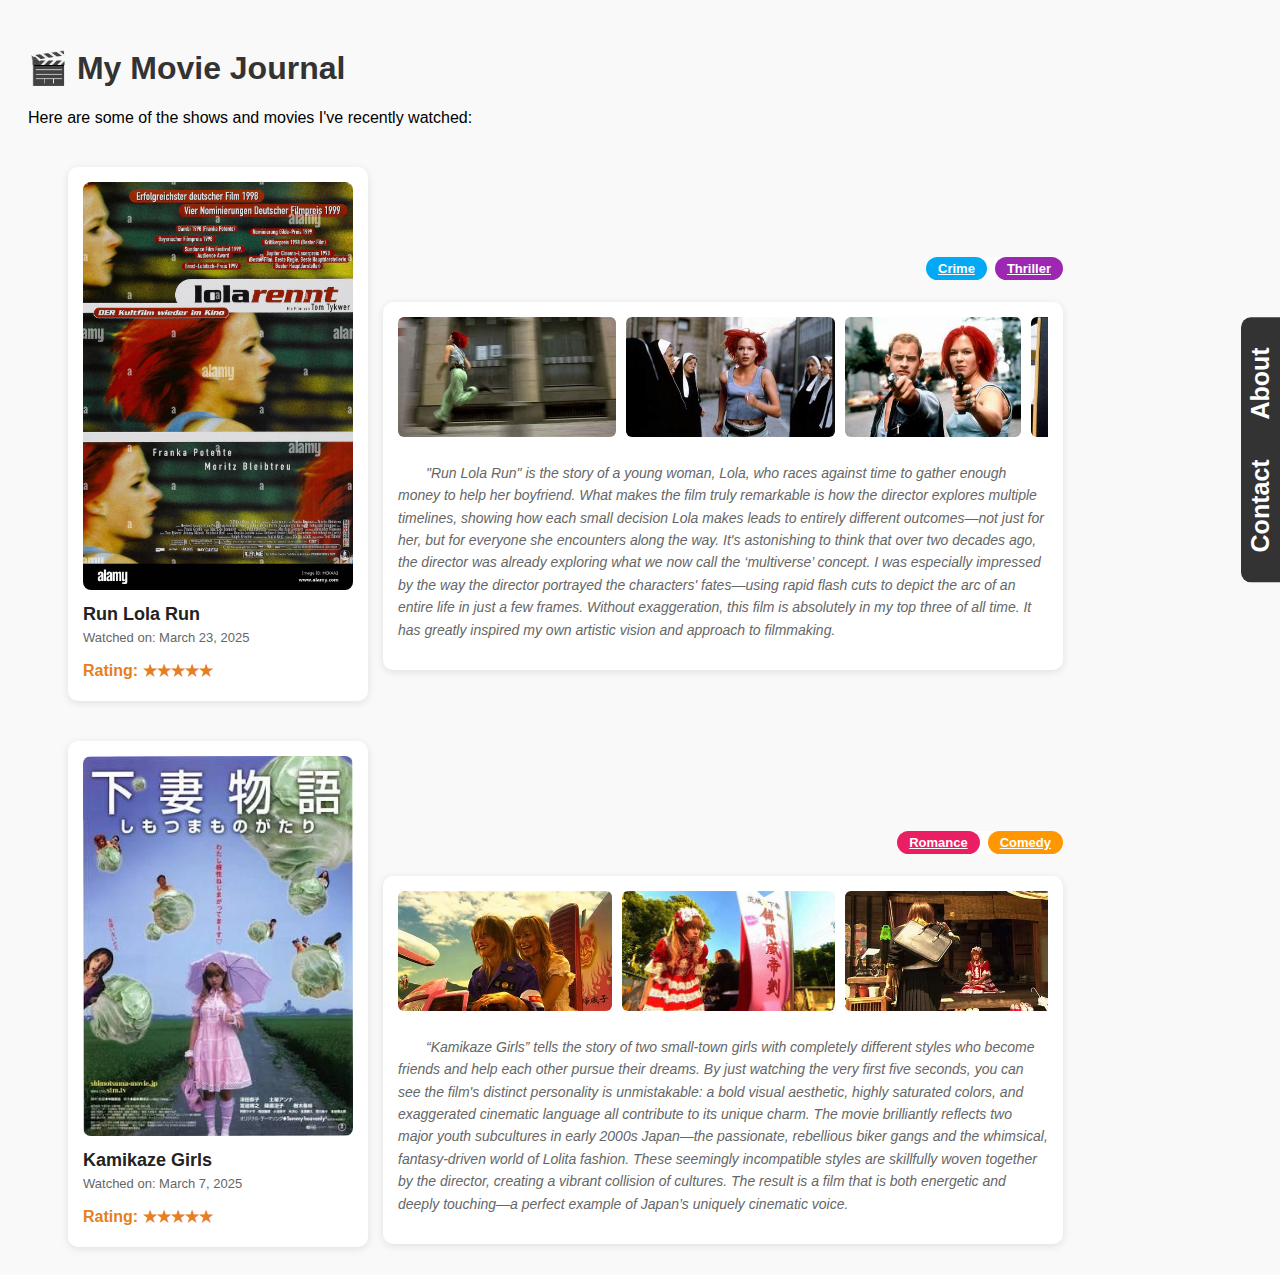
<file: index.html>
<!DOCTYPE html>
<html lang="en">
<head>
  <meta charset="UTF-8">
  <title>My Movie Journal</title>
  <link rel="stylesheet" href="style.css">
</head>
<body>
  <h1>🎬 My Movie Journal</h1>
  <p>Here are some of the shows and movies I've recently watched:</p>
  <div class="pageLayout">
  <div class="cardsLayout">
    <div class="card">
      <img src="Run Lola Run.jpg" alt="Poster of Run Lola Run" />
      <h2>Run Lola Run</h2>
      <p class="watch-date">Watched on: March 23, 2025</p>
      <p class="rating">Rating: ★★★★★</p>
      
    </div>
  </div>
  
  <div class="tag_review_layout">
  <div class="tagPlaceholder"></div>
  <div class="tagBoxCard">
    <a href="crime.html" class="tag genre-crime">Crime</a>
    <a href="thriller.html" class="tag genre-thriller">Thriller</a>
  </div>
 
  <div class="reviewCard">
    <div class="screenshotScroller">
      <img src="screenshots/Run Lola Run/scene1.jpg" alt="Scene 1 of Run Lola Run">
      <img src="screenshots/Run Lola Run/scene2.jpg" alt="Scene 2 of Run Lola Run">
      <img src="screenshots/Run Lola Run/scene3.jpg" alt="Scene 3 of Run Lola Run">
      <img src="screenshots/Run Lola Run/scene4.jpg" alt="Scene 4 of Run Lola Run">
    </div>
    <p class="review">
      "Run Lola Run" is the story of a young woman, Lola, who races against time to gather enough money to help her boyfriend. 
      What makes the film truly remarkable is how the director explores multiple timelines, showing how each small decision Lola makes leads to entirely different outcomes—not just for her, but for everyone she encounters along the way. 
      It's astonishing to think that over two decades ago, the director was already exploring what we now call the ‘multiverse’ concept. 
      I was especially impressed by the way the director portrayed the characters' fates—using rapid flash cuts to depict the arc of an entire life in just a few frames. 
      Without exaggeration, this film is absolutely in my top three of all time. It has greatly inspired my own artistic vision and approach to filmmaking.
    </p>
   
  </div>
</div>
  
</div>
<div class="pageLayout">
  <div class="cardsLayout">
<div class="card">
  <img src="Kamikaze Girls.jpg" alt="Poster of Kamikaze Girls" />
  <h2>Kamikaze Girls</h2>
  <p class="watch-date">Watched on: March 7, 2025</p>
  <p class="rating">Rating: ★★★★★</p>
</div>
</div>
<div class="tag_review_layout">
  <div class="tagPlaceholder"></div>
  <div class="tagBoxCard">
    <a href="romance.html" class="tag genre-romance">Romance</a>
    <a href="comedy.html" class="tag genre-comedy">Comedy</a>
  </div>
<div class="reviewCard">
  <div class="screenshotScroller">
    <img src="screenshots/Kamikaze Girls/scene1.jpg" alt="Scene 1 of Kamikaze Girls">
    <img src="screenshots/Kamikaze Girls/scene2.jpg" alt="Scene 2 of Kamikaze Girls">
    <img src="screenshots/Kamikaze Girls/scene3.jpg"alt="Scene 3 of Kamikaze Girls">
    <img src="screenshots/Kamikaze Girls/scene4.jpg" alt="Scene 4 of Kamikaze Girls">
  </div>
  <p class="review">
    “Kamikaze Girls” tells the story of two small-town girls with completely different styles who become friends and help each other pursue their dreams.   By just watching the very first five seconds, you can see the film's distinct personality is unmistakable: a bold visual aesthetic, highly saturated colors, and exaggerated cinematic language all contribute to its unique charm.   The movie brilliantly reflects two major youth subcultures in early 2000s Japan—the passionate, rebellious biker gangs and the whimsical, fantasy-driven world of Lolita fashion.   These seemingly incompatible styles are skillfully woven together by the director, creating a vibrant collision of cultures.   The result is a film that is both energetic and deeply touching—a perfect example of Japan’s uniquely cinematic voice.
  </p>
</div>
</div>
</div>

<div class="sideNav">
  <a href="about.html">About</a>
  <a href="contact.html">Contact</a>
</div>

</body>
</html>
</file>
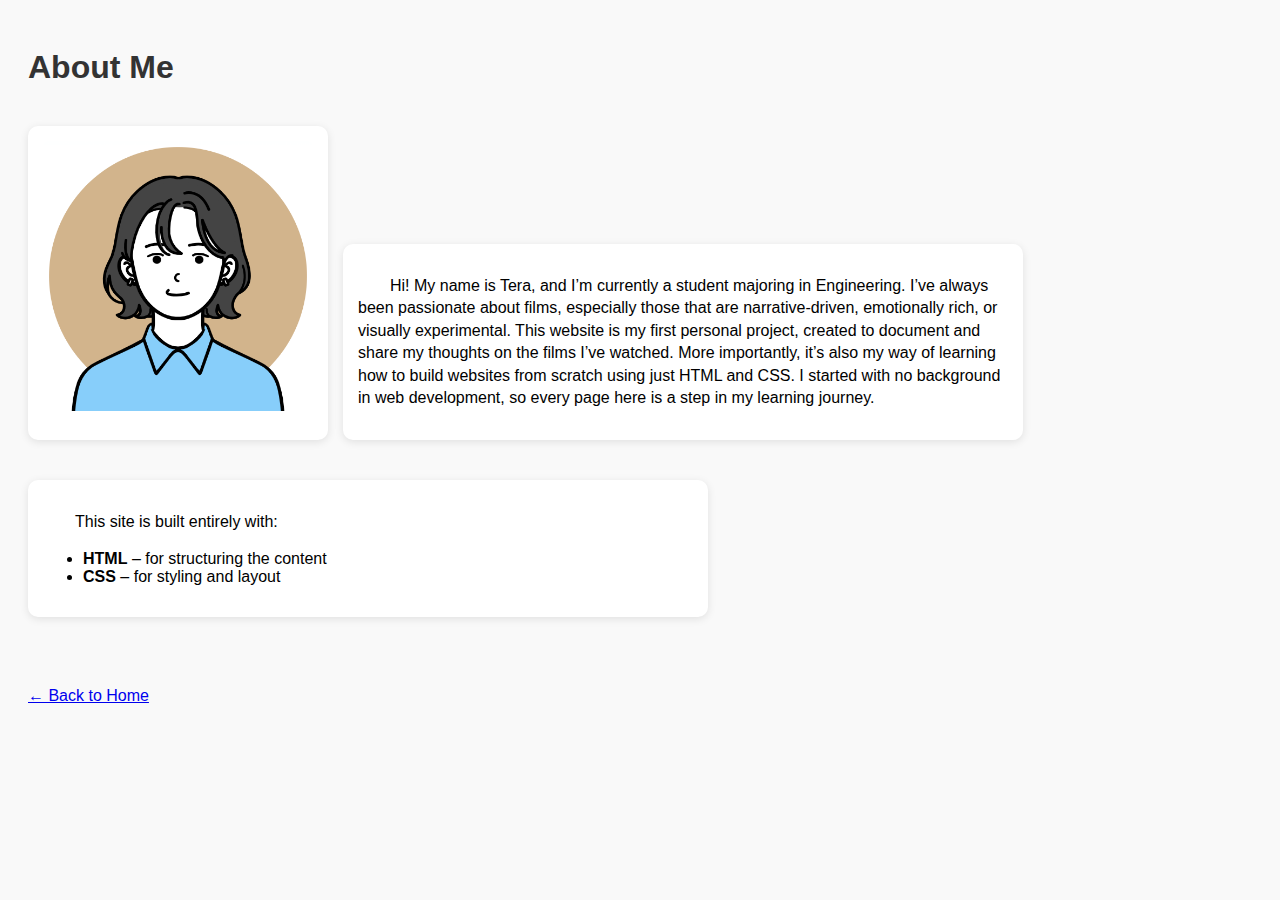
<file: about.html>
<!DOCTYPE html>
<html lang="en">
<head>
  <meta charset="UTF-8">
  <title>About</title>
  <link rel="stylesheet" href="style.css">
</head>
<body>
  
  <h1>About Me</h1>
  <div class="pageLayout"> 
    <div class="photo">
      <img src="selfie.png" alt="selfie" />
    </div>
  
  <div class="description">
    <p class="introduction">Hi! My name is Tera, and I’m currently a student majoring in Engineering. I’ve always been passionate about films, especially those that are narrative-driven, emotionally rich, or visually experimental.
      This website is my first personal project, created to document and share my thoughts on the films I’ve watched. More importantly, it’s also my way of learning how to build websites from scratch using just HTML and CSS. I started with no background in web development, so every page here is a step in my learning journey.</p>
  </div>
</div>
  
  <div class="pageLayout"> 
  <div class="description">
    <p class="introduction">
      This site is built entirely with:
  <ul>
    <li><strong>HTML</strong> – for structuring the content</li>
    
    <li><strong>CSS</strong> – for styling and layout</li>
  </ul>
    </p>
  </div>
</div>
<div class="backPagePlaceholder"></div>
    <a href="index.html">← Back to Home</a>
</body>
</html>
</file>
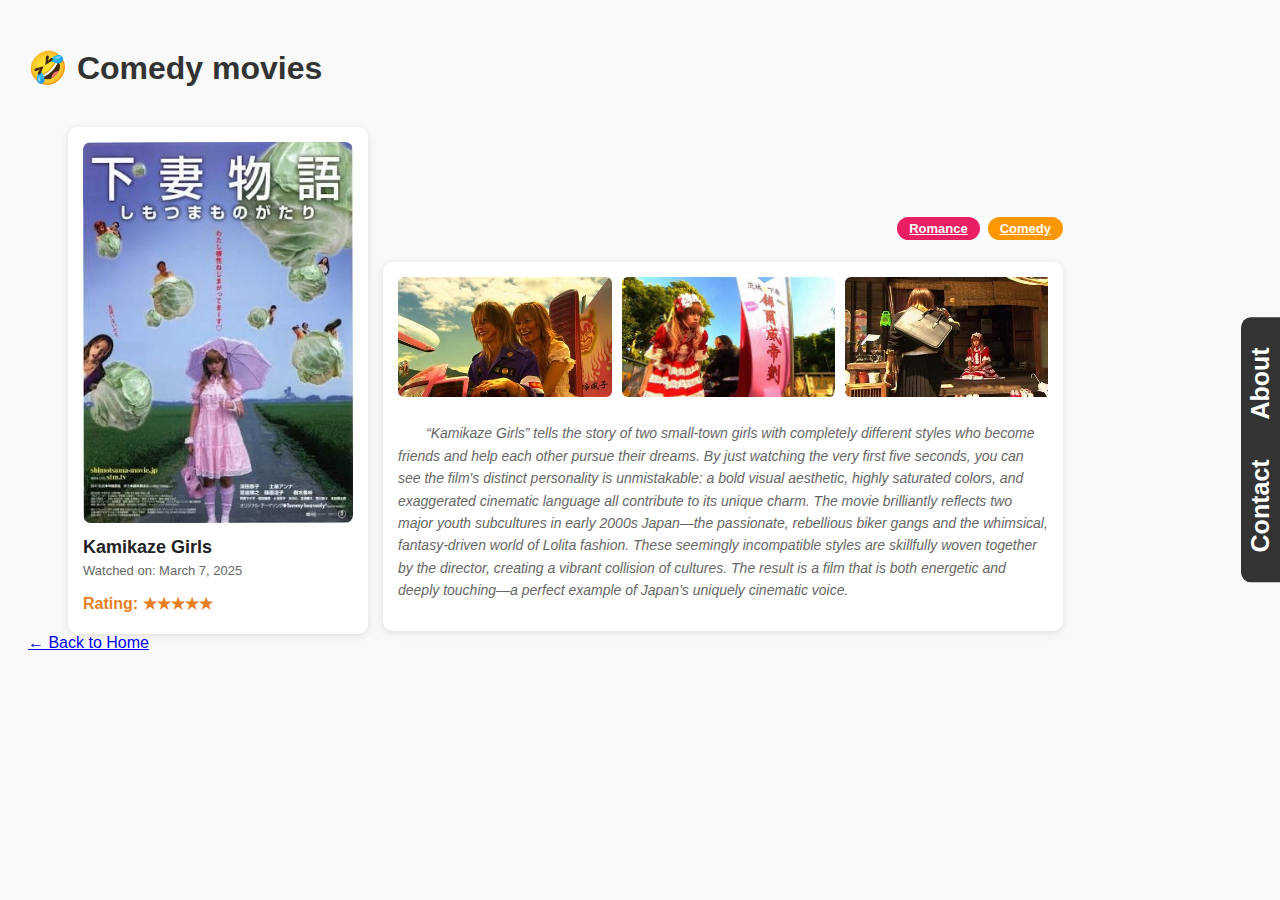
<file: comedy.html>
<!DOCTYPE html>
<html lang="en">
<head>
  <meta charset="UTF-8">
  <title>My Movie Journal</title>
  <link rel="stylesheet" href="style.css">
</head>
<body>
    <h1> 🤣 Comedy movies</h1>
<div class="pageLayout">
    <div class="cardsLayout">
  <div class="card">
    <img src="Kamikaze Girls.jpg" alt="Poster of Kamikaze Girls" />
    <h2>Kamikaze Girls</h2>
    <p class="watch-date">Watched on: March 7, 2025</p>
    <p class="rating">Rating: ★★★★★</p>
  </div>
  </div>
  <div class="tag_review_layout">
    <div class="tagPlaceholder"></div>
    <div class="tagBoxCard">
      <a href="romance.html" class="tag genre-romance">Romance</a>
      <a href="comedy.html" class="tag genre-comedy">Comedy</a>
    </div>
  <div class="reviewCard">
    <div class="screenshotScroller">
      <img src="screenshots/Kamikaze Girls/scene1.jpg" alt="Scene 1 of Kamikaze Girls">
      <img src="screenshots/Kamikaze Girls/scene2.jpg" alt="Scene 2 of Kamikaze Girls">
      <img src="screenshots/Kamikaze Girls/scene3.jpg"alt="Scene 3 of Kamikaze Girls">
      <img src="screenshots/Kamikaze Girls/scene4.jpg" alt="Scene 4 of Kamikaze Girls">
    </div>
    <p class="review">
      “Kamikaze Girls” tells the story of two small-town girls with completely different styles who become friends and help each other pursue their dreams.   By just watching the very first five seconds, you can see the film's distinct personality is unmistakable: a bold visual aesthetic, highly saturated colors, and exaggerated cinematic language all contribute to its unique charm.   The movie brilliantly reflects two major youth subcultures in early 2000s Japan—the passionate, rebellious biker gangs and the whimsical, fantasy-driven world of Lolita fashion.   These seemingly incompatible styles are skillfully woven together by the director, creating a vibrant collision of cultures.   The result is a film that is both energetic and deeply touching—a perfect example of Japan’s uniquely cinematic voice.
    </p>
  </div>
  </div>
  </div>
  
  <div class="sideNav">
    <a href="about.html">About</a>
    <a href="contact.html">Contact</a>
  </div>
 
    <a href="index.html">← Back to Home</a>
  </body>
  </html>
</file>
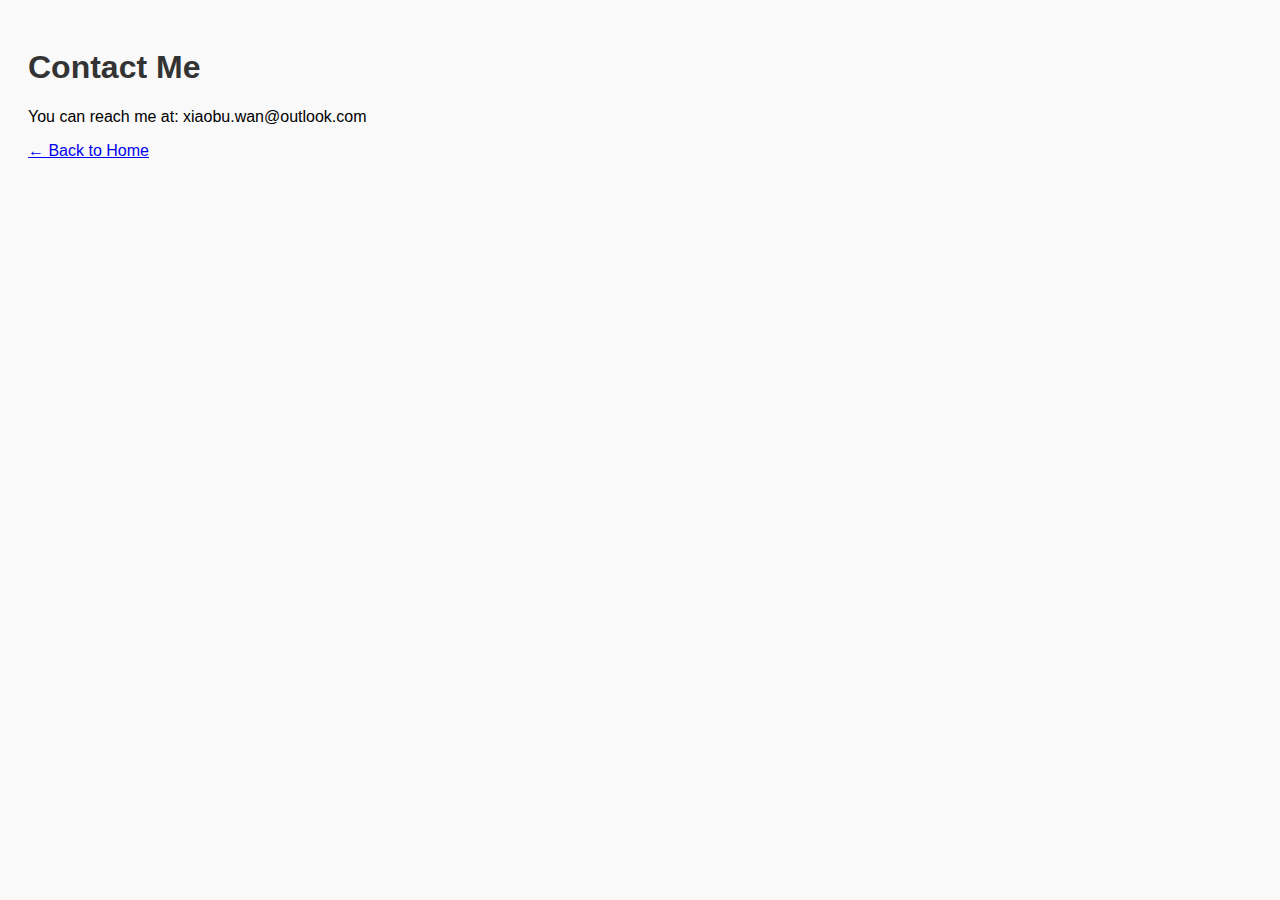
<file: contact.html>
<!DOCTYPE html>
<html lang="en">
<head>
  <meta charset="UTF-8">
  <title>Contact</title>
  <link rel="stylesheet" href="style.css">
</head>
<body>
  <h1>Contact Me</h1>
  <p>You can reach me at: xiaobu.wan@outlook.com</p>
  <a href="index.html">← Back to Home</a>
</body>
</html>
</file>
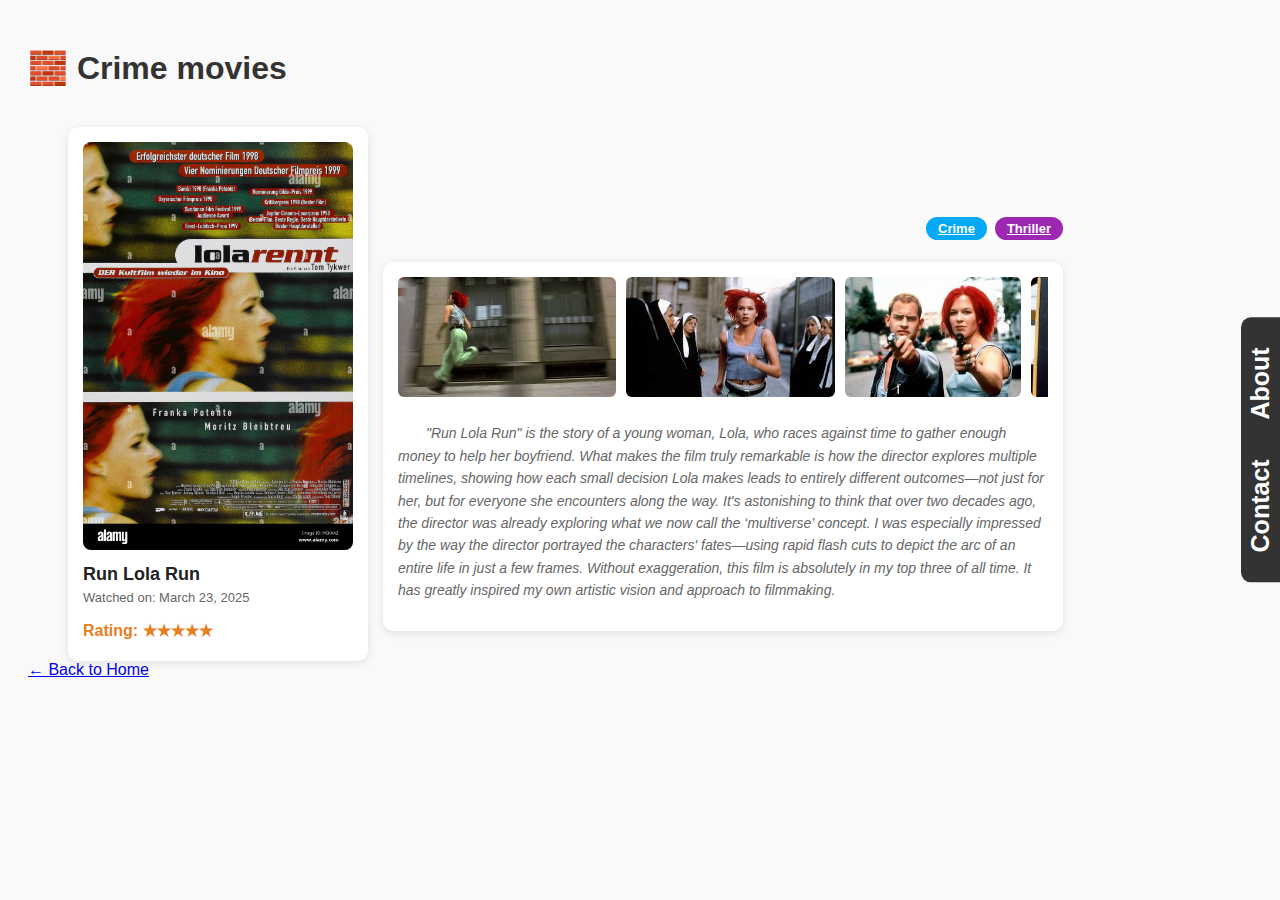
<file: crime.html>
<!DOCTYPE html>
<html lang="en">
<head>
  <meta charset="UTF-8">
  <title>My Movie Journal</title>
  <link rel="stylesheet" href="style.css">
</head>
<body>
    <h1> 🧱 Crime movies</h1>
    <div class="pageLayout">
        <div class="cardsLayout">
          <div class="card">
            <img src="Run Lola Run.jpg" alt="Poster of Run Lola Run" />
            <h2>Run Lola Run</h2>
            <p class="watch-date">Watched on: March 23, 2025</p>
            <p class="rating">Rating: ★★★★★</p>
            
          </div>
        </div>
        
        <div class="tag_review_layout">
        <div class="tagPlaceholder"></div>
        <div class="tagBoxCard">
          <a href="crime.html" class="tag genre-crime">Crime</a>
          <a href="triller.html" class="tag genre-thriller">Thriller</a>
        </div>
       
        <div class="reviewCard">
          <div class="screenshotScroller">
            <img src="screenshots/Run Lola Run/scene1.jpg" alt="Scene 1 of Run Lola Run">
            <img src="screenshots/Run Lola Run/scene2.jpg" alt="Scene 2 of Run Lola Run">
            <img src="screenshots/Run Lola Run/scene3.jpg" alt="Scene 3 of Run Lola Run">
            <img src="screenshots/Run Lola Run/scene4.jpg" alt="Scene 4 of Run Lola Run">
          </div>
          <p class="review">
            "Run Lola Run" is the story of a young woman, Lola, who races against time to gather enough money to help her boyfriend. 
            What makes the film truly remarkable is how the director explores multiple timelines, showing how each small decision Lola makes leads to entirely different outcomes—not just for her, but for everyone she encounters along the way. 
            It's astonishing to think that over two decades ago, the director was already exploring what we now call the ‘multiverse’ concept. 
            I was especially impressed by the way the director portrayed the characters' fates—using rapid flash cuts to depict the arc of an entire life in just a few frames. 
            Without exaggeration, this film is absolutely in my top three of all time. It has greatly inspired my own artistic vision and approach to filmmaking.
          </p>
         
        </div>
      </div>
        
      </div>
  
  <div class="sideNav">
    <a href="about.html">About</a>
    <a href="contact.html">Contact</a>
  </div>
 
    <a href="index.html">← Back to Home</a>
  </body>
  </html>
</file>
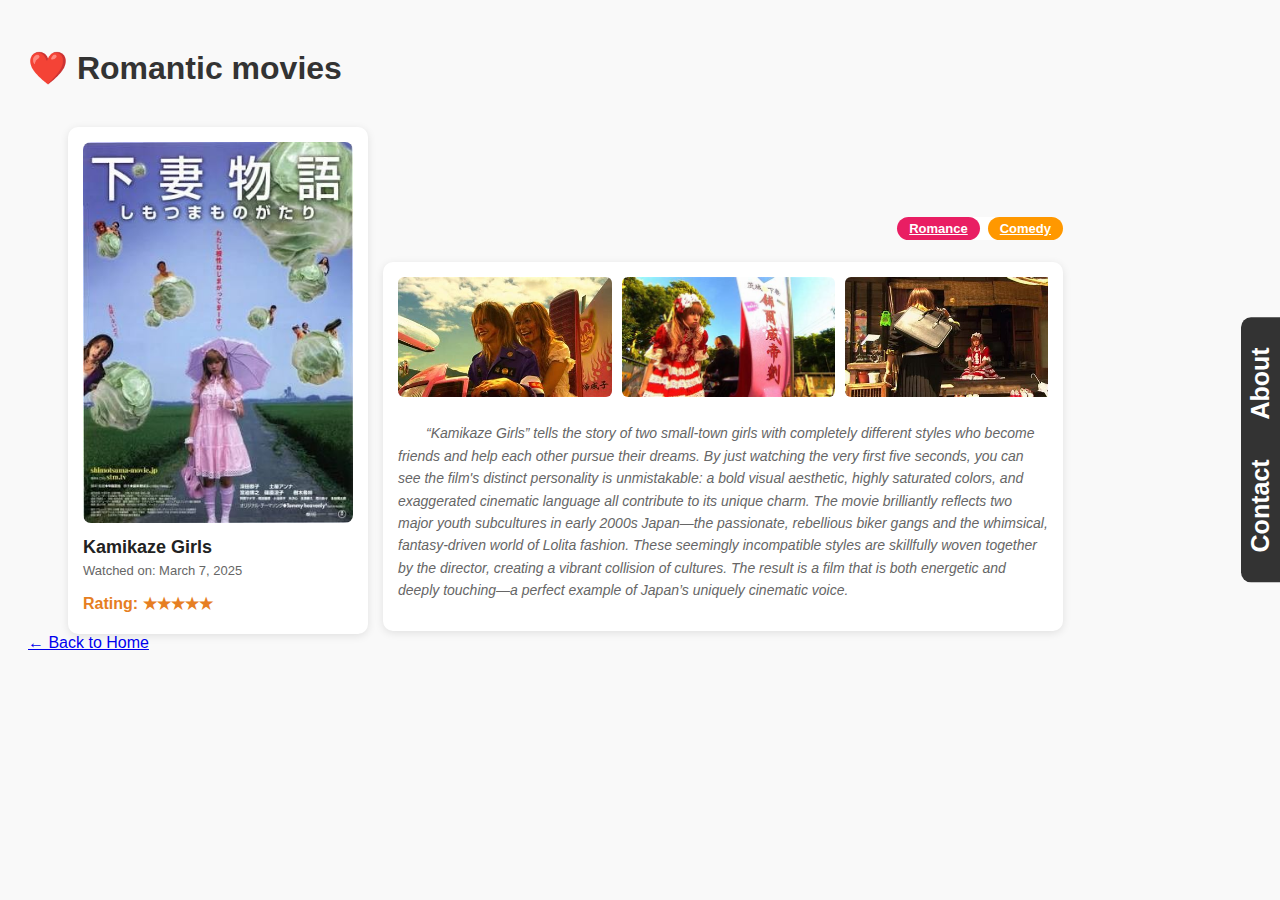
<file: romance.html>
<!DOCTYPE html>
<html lang="en">
<head>
  <meta charset="UTF-8">
  <title>My Movie Journal</title>
  <link rel="stylesheet" href="style.css">
</head>
<body>
    <h1>❤️ Romantic movies</h1>
<div class="pageLayout">
    <div class="cardsLayout">
  <div class="card">
    <img src="Kamikaze Girls.jpg" alt="Poster of Kamikaze Girls" />
    <h2>Kamikaze Girls</h2>
    <p class="watch-date">Watched on: March 7, 2025</p>
    <p class="rating">Rating: ★★★★★</p>
  </div>
  </div>
  <div class="tag_review_layout">
    <div class="tagPlaceholder"></div>
    <div class="tagBoxCard">
      <a href="romance.html" class="tag genre-romance">Romance</a>
      <a href="comedy.html" class="tag genre-comedy">Comedy</a>
    </div>
  <div class="reviewCard">
    <div class="screenshotScroller">
      <img src="screenshots/Kamikaze Girls/scene1.jpg" alt="Scene 1 of Kamikaze Girls">
      <img src="screenshots/Kamikaze Girls/scene2.jpg" alt="Scene 2 of Kamikaze Girls">
      <img src="screenshots/Kamikaze Girls/scene3.jpg"alt="Scene 3 of Kamikaze Girls">
      <img src="screenshots/Kamikaze Girls/scene4.jpg" alt="Scene 4 of Kamikaze Girls">
    </div>
    <p class="review">
      “Kamikaze Girls” tells the story of two small-town girls with completely different styles who become friends and help each other pursue their dreams.   By just watching the very first five seconds, you can see the film's distinct personality is unmistakable: a bold visual aesthetic, highly saturated colors, and exaggerated cinematic language all contribute to its unique charm.   The movie brilliantly reflects two major youth subcultures in early 2000s Japan—the passionate, rebellious biker gangs and the whimsical, fantasy-driven world of Lolita fashion.   These seemingly incompatible styles are skillfully woven together by the director, creating a vibrant collision of cultures.   The result is a film that is both energetic and deeply touching—a perfect example of Japan’s uniquely cinematic voice.
    </p>
  </div>
  </div>
  </div>
  
  <div class="sideNav">
    <a href="about.html">About</a>
    <a href="contact.html">Contact</a>
  </div>
 
    <a href="index.html">← Back to Home</a>
  </body>
  </html>
</file>
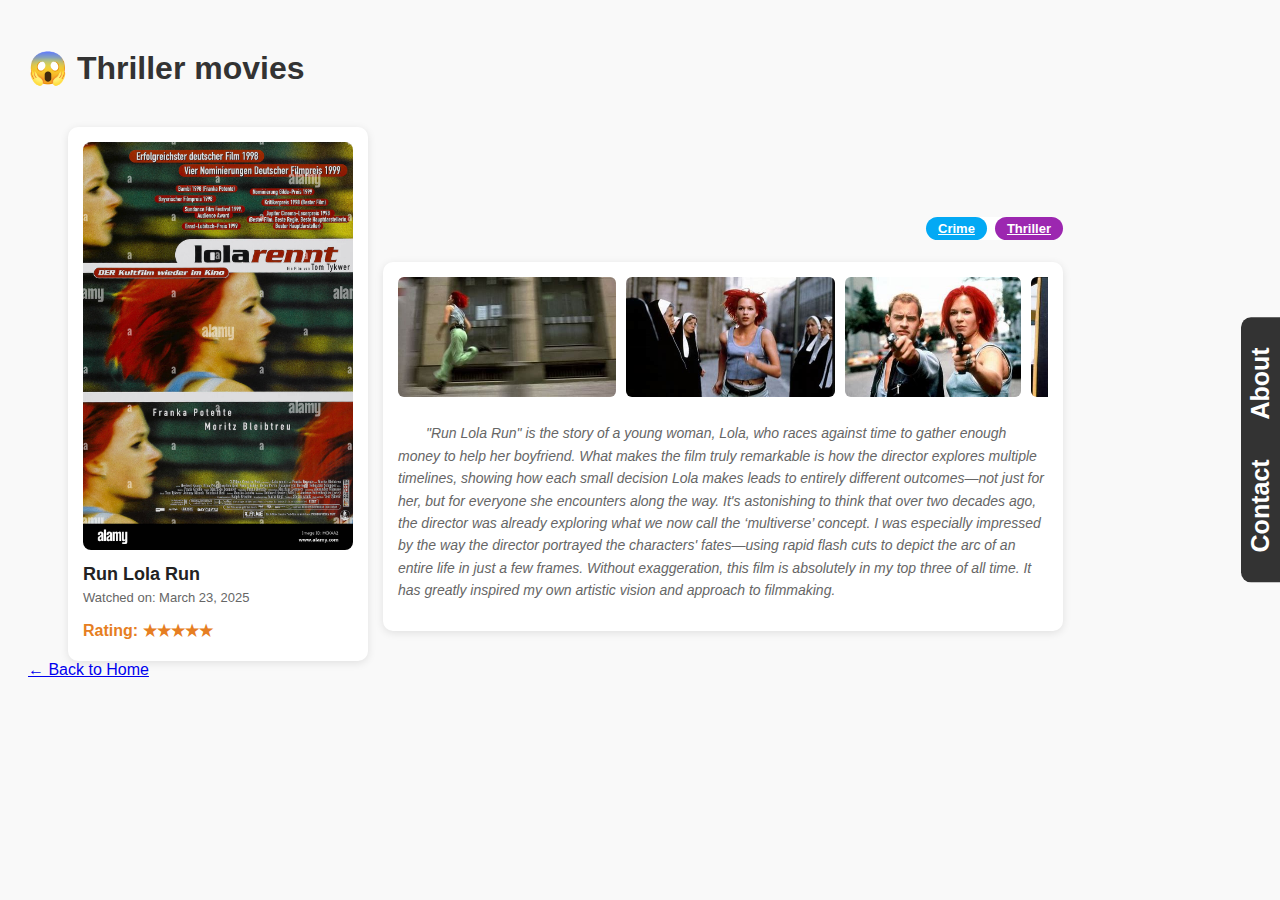
<file: thriller.html>
<!DOCTYPE html>
<html lang="en">
<head>
  <meta charset="UTF-8">
  <title>My Movie Journal</title>
  <link rel="stylesheet" href="style.css">
</head>
<body>
    <h1> 😱 Thriller movies</h1>
    <div class="pageLayout">
        <div class="cardsLayout">
          <div class="card">
            <img src="Run Lola Run.jpg" alt="Poster of Run Lola Run" />
            <h2>Run Lola Run</h2>
            <p class="watch-date">Watched on: March 23, 2025</p>
            <p class="rating">Rating: ★★★★★</p>
            
          </div>
        </div>
        
        <div class="tag_review_layout">
        <div class="tagPlaceholder"></div>
        <div class="tagBoxCard">
          <a href="crime.html" class="tag genre-crime">Crime</a>
          <a href="triller.html" class="tag genre-thriller">Thriller</a>
        </div>
       
        <div class="reviewCard">
          <div class="screenshotScroller">
            <img src="screenshots/Run Lola Run/scene1.jpg" alt="Scene 1 of Run Lola Run">
            <img src="screenshots/Run Lola Run/scene2.jpg" alt="Scene 2 of Run Lola Run">
            <img src="screenshots/Run Lola Run/scene3.jpg" alt="Scene 3 of Run Lola Run">
            <img src="screenshots/Run Lola Run/scene4.jpg" alt="Scene 4 of Run Lola Run">
          </div>
          <p class="review">
            "Run Lola Run" is the story of a young woman, Lola, who races against time to gather enough money to help her boyfriend. 
            What makes the film truly remarkable is how the director explores multiple timelines, showing how each small decision Lola makes leads to entirely different outcomes—not just for her, but for everyone she encounters along the way. 
            It's astonishing to think that over two decades ago, the director was already exploring what we now call the ‘multiverse’ concept. 
            I was especially impressed by the way the director portrayed the characters' fates—using rapid flash cuts to depict the arc of an entire life in just a few frames. 
            Without exaggeration, this film is absolutely in my top three of all time. It has greatly inspired my own artistic vision and approach to filmmaking.
          </p>
         
        </div>
      </div>
        
      </div>
  
  <div class="sideNav">
    <a href="about.html">About</a>
    <a href="contact.html">Contact</a>
  </div>
 
    <a href="index.html">← Back to Home</a>
  </body>
  </html>
</file>
<file: style.css>
body {
    font-family: sans-serif;
    background-color: #f9f9f9;
    padding: 20px;
  }
  
  h1 {
    color: #333;
  }

  .pageLayout {
    display: flex;
    flex-direction: row;
    gap: 15px;
    margin: 40px 0 0;
  }
  
  
  .cardsLayout {
    display: flex;
    flex-direction: column;
    flex-wrap: wrap;
    gap: 50px;
    padding-left: 40px;
  }
  
  .card {
    background-color: white;
    padding: 15px;
    border-radius: 10px;
    box-shadow: 0 2px 8px rgba(0, 0, 0, 0.1);
    width: 270px;
    transition: transform 0.3s ease, box-shadow 0.3s ease;
  }
  .card:hover {
    transform: scale(1.03); /*bigger*/
    box-shadow: 0 4px 16px rgba(0, 0, 0, 0.2); /* more shadow */
  }

  .reviewCard {
    background-color: white;
    padding: 15px;
    border-radius: 10px;
    box-shadow: 0 2px 8px rgba(0, 0, 0, 0.1);
    width:650px;
    align-self: flex-end;
    transition: transform 0.3s ease, box-shadow 0.3s ease;
  }
  .reviewCard:hover {
    transform: scale(1.03); /*bigger*/
    box-shadow: 0 4px 16px rgba(0, 0, 0, 0.2); /* more shadow */
  }
  
  .card img {
    width: 100%;
    border-radius: 8px;
    margin-bottom: 10px;
  }
  
  .card h2 {
    margin: 0 0 5px;
    font-size: 18px;
    color: #222;
  }
  
  .card .watch-date {
    font-size: 13px;
    color: #666;
    margin: 0 0 8px;
  }
  
  .card .rating {
    font-weight: bold;
    color: #e67e22;
    margin-bottom: 6px;
  }
  
  .reviewCard .review {
    font-style: italic;
    font-size: 14px;
    color: #666;
    line-height: 1.6;
    text-indent: 2em;
  }

  .screenshotScroller {
    display: flex;
    overflow-x: auto;
    gap: 10px;
    padding-bottom: 10px;
    margin-bottom: 15px;
    scroll-behavior: smooth;
    align-self: flex-start;
  }
  
  .screenshotScroller img {
    height: 120px;
    border-radius: 6px;
    flex-shrink: 0;
  }

  .tagPlaceholder {
    height: 135px; 
  }

  .tag_review_layout {
    position: relative;
    width: fit-content;
  }
  

  .tagBoxCard {
   
    position: absolute;
    top: 0;
    right: 0;
    margin-top: 90px;
    background-color: white;
   
    border-radius: 10px;
    display: flex;
    gap: 8px;
    
    
  }

  .tag {
    padding: 4px 12px;
    border-radius: 20px;
    font-size: 13px;
    font-weight: bold;
    color: white;
    white-space: nowrap;
  }

  .genre-sci-fi {
    background-color: #4CAF50;
  }
  .genre-thriller {
    background-color: #9C27B0;
  }
  .genre-romance {
    background-color: #E91E63;
  }
  .genre-comedy {
    background-color: #FF9800;
  }
  .genre-crime {
    background-color: #03A9F4;
  }
  

  .sideNav {
    position: fixed;
    top: 50%;
    right: 0;
    transform: translateY(-50%);
    background-color: #333;
    border-radius: 10px 0 0 10px;
    display: flex;
    flex-direction: column;
    align-items: center;
    padding: 10px 5px;
    z-index: 100;
  }
  
  .sideNav a {
    writing-mode: vertical-rl;
    text-orientation: mixed;
    transform: rotate(180deg); 
    color: white;
    text-decoration: none;
    margin: 20px 0;
    font-weight: bold;
    font-size: 25px;
    transition: color 0.3s ease;
  }
  
  .sideNav a:hover {
    color: #ffcc00;
  }

  /* ======= About Page Styles ======= */
  
  .description {
    background-color: white;
    padding: 15px;
    border-radius: 10px;
    box-shadow: 0 2px 8px rgba(0, 0, 0, 0.1);
    width:650px;
    align-self: flex-end;
    transition: transform 0.3s ease, box-shadow 0.3s ease;

  }

  .photo {
    background-color: white;
    padding: 15px;
    border-radius: 10px;
    box-shadow: 0 2px 8px rgba(0, 0, 0, 0.1);
    width: 270px;
    transition: transform 0.3s ease, box-shadow 0.3s ease;
  }
  .photo img {
    width: 100%;
    border-radius: 8px;
    margin-bottom: 10px;
  }

  .description .introduction {
    font-size: 16px;
    color: black;
    line-height: 1.4;
    text-indent: 2em;
  }
  
  .backPagePlaceholder {
    height: 70px; 
  }
</file>
